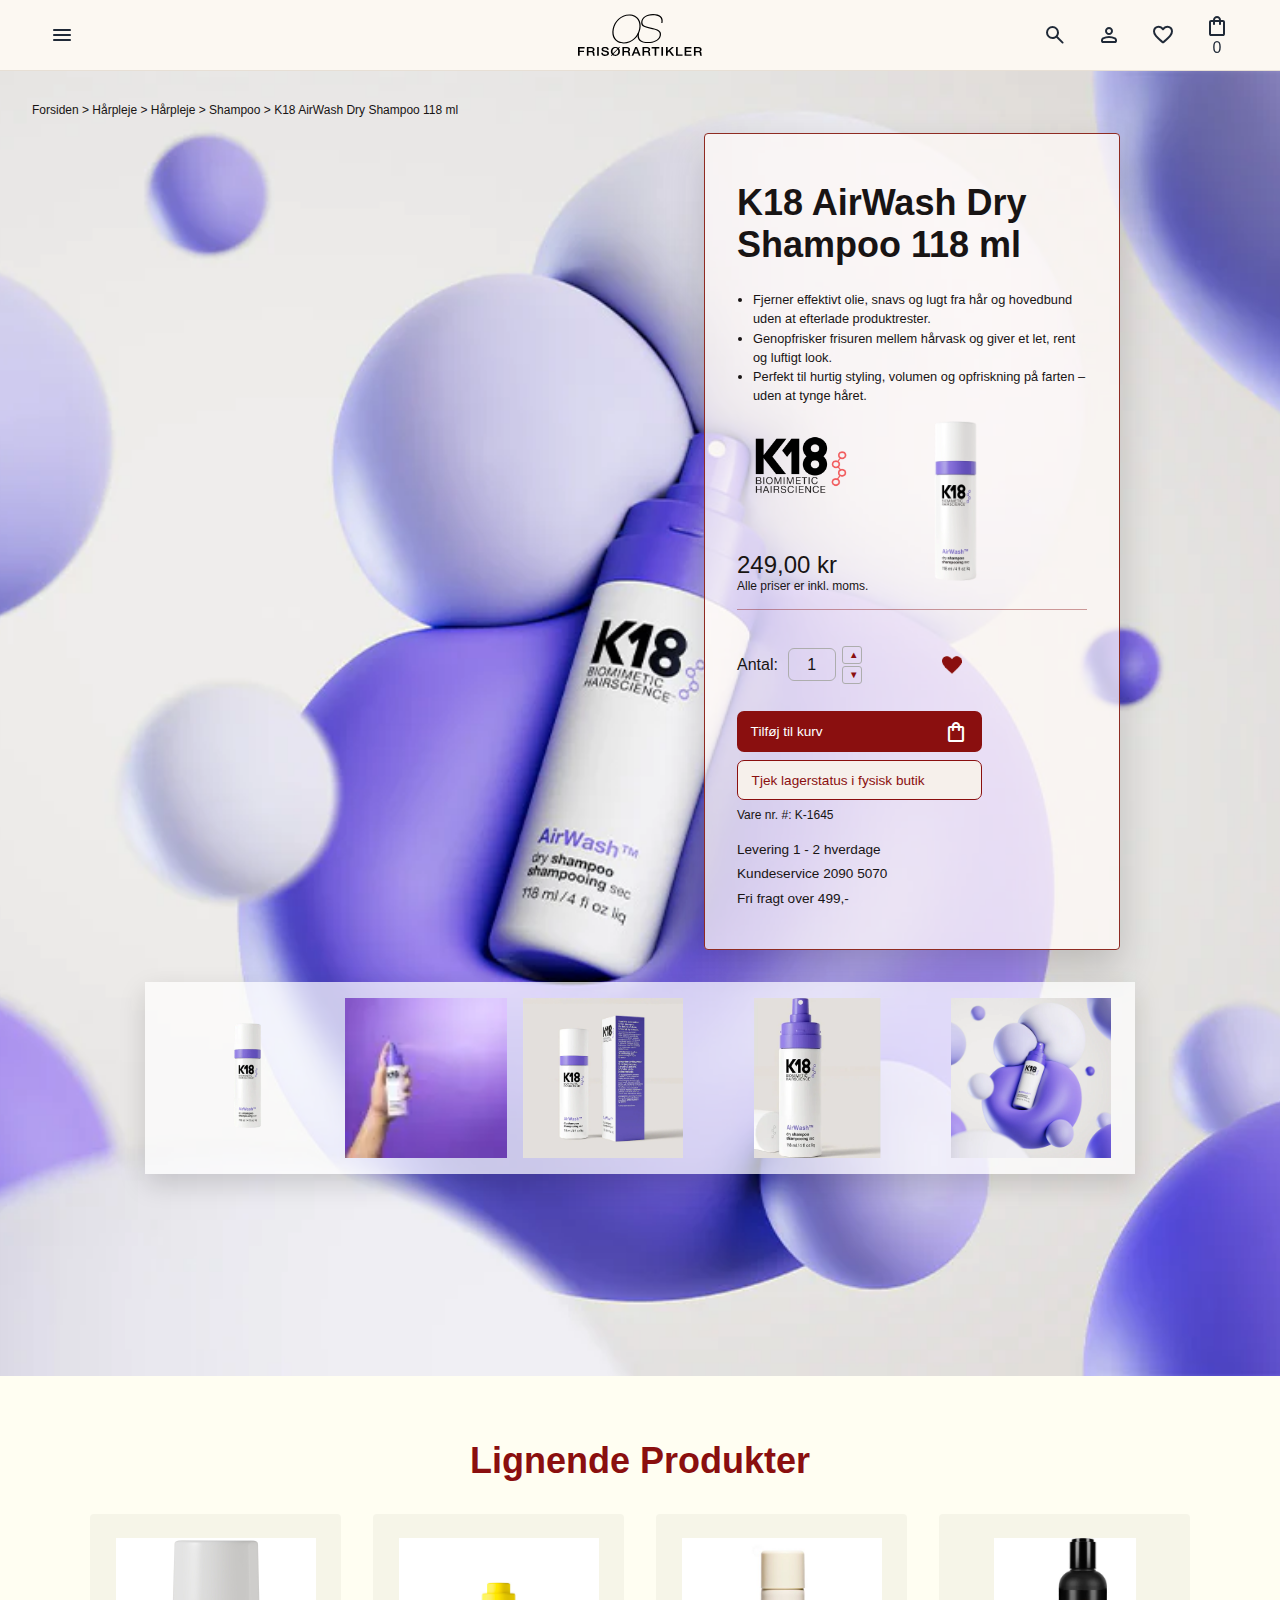
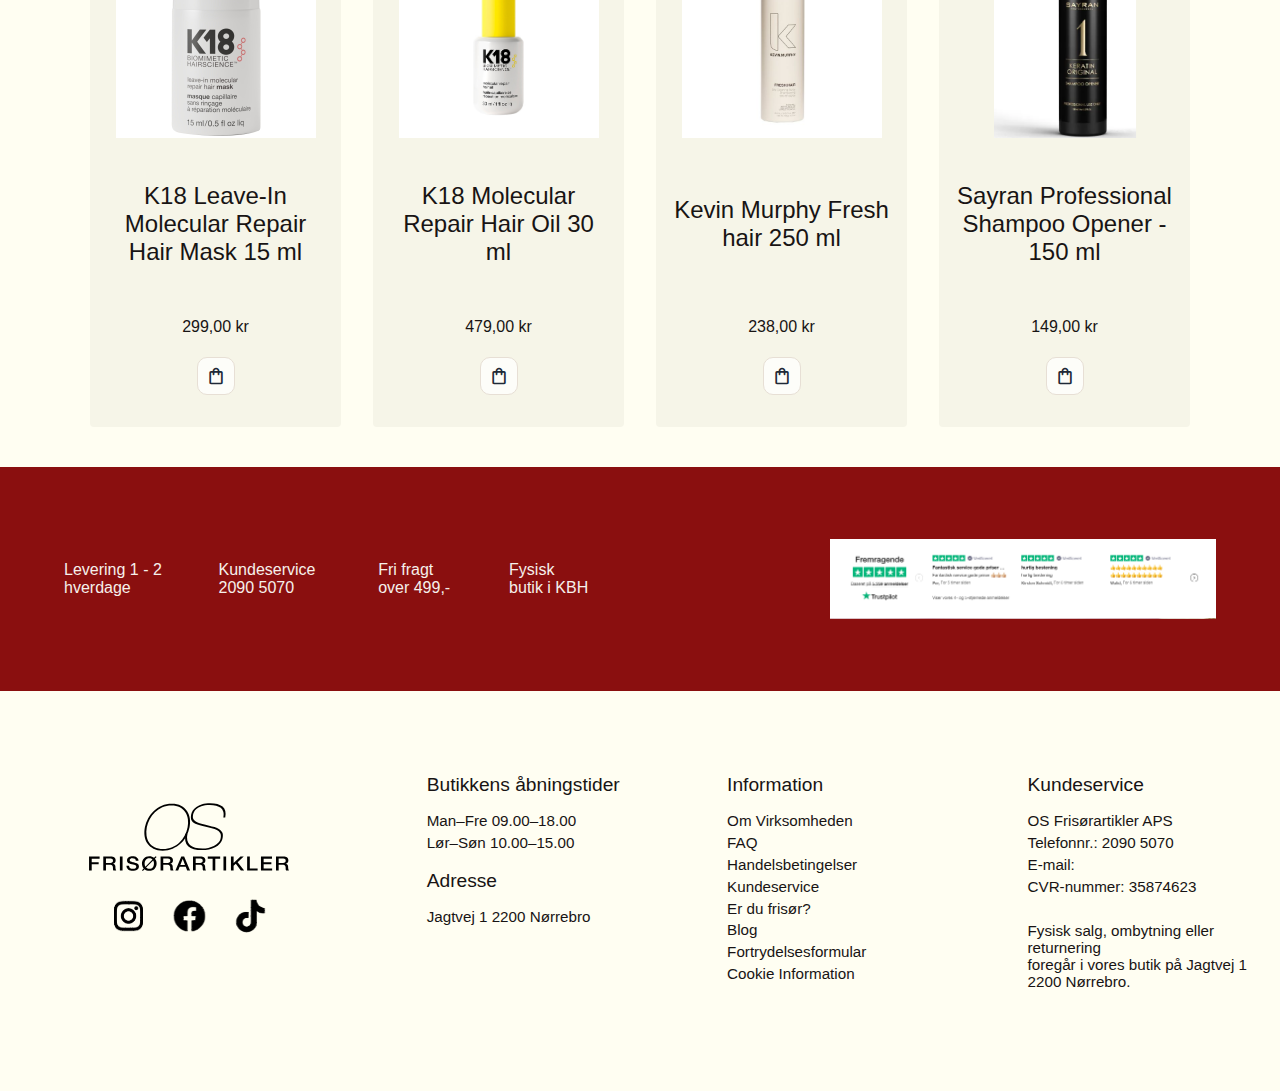
<file: produkt.html>
<!DOCTYPE html>
<html lang="da">
  <head>
    <meta charset="UTF-8" />
    <meta name="viewport" content="width=device-width, initial-scale=1.0" />
    <link rel="stylesheet" href="css/general.css" />
    <link rel="stylesheet" href="css/produkt.css" />
    <link rel="stylesheet" href="css/headermenu.css" />
    <link rel="stylesheet" href="css/oversigt.css" />
    <link
      rel="stylesheet"
      href="https://fonts.googleapis.com/css2?family=Material+Symbols+Rounded:opsz,wght,FILL,GRAD@24,400,0,0"
    />
    <title>Produkt Side</title>
  </head>

  <body>
    <header class="site-header">
      <div class="bar">
        <button
          class="icon-btn burger"
          type="button"
          aria-label="Åbn menu"
          aria-controls="drawer"
          aria-expanded="false"
        >
          <span class="material-symbols-rounded" aria-hidden="true">menu</span>
        </button>

        <a class="brand" href="index.html" aria-label="Gå til forsiden">
          <img src="img/Asset_1.svg" alt="OS Frisørartikler" />
        </a>

        <nav class="actions" aria-label="Genveje">
          <a class="icon-btn" href="#" id="searchBtn" aria-label="Søg">
            <span class="material-symbols-rounded" aria-hidden="true"
              >search</span
            >
          </a>

          <div class="dropdown search-panel" hidden>
            <input
              type="search"
              placeholder="Søg efter produkter…"
              aria-label="Søg"
            />
          </div>

          <a class="icon-btn" href="#" id="accountBtn" aria-label="Konto">
            <span class="material-symbols-rounded" aria-hidden="true"
              >person</span
            >
          </a>

          <div class="dropdown account-panel" hidden>
            <h3>Konto</h3>
            <p>Log ind for at se ordrer og gemme favoritter.</p>
            <button class="panel-btn" type="button">Log ind</button>
          </div>

          <a class="icon-btn" href="#" id="favBtn" aria-label="Favoritter">
            <span class="material-symbols-rounded" aria-hidden="true"
              >favorite</span
            >
          </a>

          <div class="dropdown fav-panel" hidden>
            <h3>Favoritter</h3>
            <p>Du har ingen favoritter endnu.</p>
          </div>

          <a class="icon-btn" href="#" id="cartBtn" aria-label="Kurv">
            <span class="material-symbols-rounded" aria-hidden="true"
              >shopping_bag</span
            >
            <span class="badge" aria-hidden="true">0</span>
          </a>

          <div class="dropdown cart-panel" hidden>
            <h3>Din kurv</h3>

            <p class="cart-empty">Du har ikke puttet noget i din kurv endnu.</p>

            <ul class="cart-items" hidden></ul>

            <div class="cart-footer" hidden>
              <p class="cart-total">
                I alt:
                <strong><span class="cart-total-value">0</span>,00 kr</strong>
              </p>
              <a href="betaling.html" class="checkout-btn">Gå til betaling</a>
            </div>
          </div>
        </nav>
      </div>

      <div class="backdrop" hidden></div>

      <aside class="drawer" id="drawer" hidden>
        <div class="drawer-top">
          <p class="drawer-title">Menu</p>
          <button class="icon-btn close" type="button" aria-label="Luk menu">
            <span class="material-symbols-rounded" aria-hidden="true"
              >close</span
            >
          </button>
        </div>

        <nav class="drawer-nav" aria-label="Kategorier">
          <a href="index.html">Forside</a>
          <a href="oversigt.html">Shampoo</a>
          <a href="404.html">Styling</a>
          <a href="404.html">Farve</a>
          <a href="404.html">Redskaber</a>
          <a href="404.html">Skæg & herre</a>
          <a href="404.html">Tilbud</a>
          <a href="404.html">Nyheder</a>
          <a href="404.html">Kontakt</a>
        </nav>

        <div class="drawer-bottom">
          <a class="drawer-link" href="forareforare.html">Se alle kategorier</a>
        </div>
      </aside>
    </header>
    <div class="product-hero">
      <h5 class="breadcrumb">
        Forsiden > Hårpleje > Hårpleje > Shampoo > K18 AirWash Dry Shampoo 118
        ml
      </h5>

      <div
        class="Produkt_info"
        data-name="K18 AirWash Dry Shampoo 118 ml"
        data-price="249"
      >
        <h1>K18 AirWash Dry Shampoo 118 ml</h1>
        <img
          src="img/AirWashDryShampoo_bottle.webp"
          alt="K18 AirWash Dry Shampoo 118 ml"
          style="display: none"
        />
        <ul>
          <li>
            Fjerner effektivt olie, snavs og lugt fra hår og hovedbund uden at
            efterlade produktrester.
          </li>
          <li>
            Genopfrisker frisuren mellem hårvask og giver et let, rent og
            luftigt look.
          </li>
          <li>
            Perfekt til hurtig styling, volumen og opfriskning på farten – uden
            at tynge håret.
          </li>
        </ul>
        <div class="Produkt_icons">
          <img src="img/K18_logo.png" alt="produkt logo" />
          <img src="img/k18_Icon.webp" alt="shampoo bottle" />
        </div>
        <h3>249,00 kr</h3>
        <h5>Alle priser er inkl. moms.</h5>
        <div class="decor-line"></div>
        <div class="antal-container">
          <h4>Antal:</h4>
          <div class="antal-control">
            <span class="antal-number">1</span>

            <div class="antal-arrows">
              <button class="arrow up">▲</button>
              <button class="arrow down">▼</button>
            </div>
          </div>
          <img src="img/heart.svg" alt="heart icon" class="heart-icon" />
        </div>
        <button
          class="add-to-cart-button"
          type="button"
          aria-label="Læg i kurv"
        >
          Tilføj til kurv
          <span class="material-symbols-rounded">shopping_bag</span>
        </button>
        <button class="check-stock-button">
          Tjek lagerstatus i fysisk butik
        </button>
        <h5>Vare nr. #: K-1645</h5>
        <p>
          Levering 1 - 2 hverdage <br />
          Kundeservice 2090 5070 <br />
          Fri fragt over 499,-
        </p>
      </div>

      <div class="Produkt_Imgs">
        <img src="img/AirWashDryShampoo_bottle.webp" alt="shampoo image 1" />
        <img src="img/AirWash_Img_2.webp" alt="shampoo image 2" />
        <img src="img/AirWash_Img_3.webp" alt="shampoo image 3" />
        <img src="img/AirWash_Img_4.webp" alt="shampoo image 4" />
        <img src="img/AirWash_background.webp" alt="shampoo image 5" />
      </div>
    </div>

    <div class="Ligende_Produkter_sektion">
      <h1>Lignende Produkter</h1>
      <div class="Ligende_Produkter_Container">
        <div
          class="Ligende_Produkt"
          data-name="K18 Leave-In Molecular Repair Hair Mask 15 ml"
          data-price="299"
        >
          <img src="img/ligende_produkter_1.jpg" alt="produkt billede" />
          <h3>K18 Leave-In Molecular Repair Hair Mask 15 ml</h3>
          <h4>299,00 kr</h4>
          <button class="add-to-basket" type="button" aria-label="Læg i kurv">
            <span class="material-symbols-rounded">shopping_bag</span>
          </button>
        </div>
        <div
          class="Ligende_Produkt"
          data-name="K18 Molecular Repair Hair Oil 30 ml"
          data-price="479"
        >
          <img src="img/ligende_Produkt_2.jpg" alt="produkt billede" />
          <h3>K18 Molecular Repair Hair Oil 30 ml</h3>
          <h4>479,00 kr</h4>
          <button class="add-to-basket" type="button" aria-label="Læg i kurv">
            <span class="material-symbols-rounded">shopping_bag</span>
          </button>
        </div>
        <div
          class="Ligende_Produkt"
          data-name="Kevin Murphy Fresh hair 250 ml"
          data-price="238"
        >
          <img src="img/ligende_produkt_3.jpg" alt="produkt billede" />
          <h3>Kevin Murphy Fresh hair 250 ml</h3>
          <h4>238,00 kr</h4>
          <button class="add-to-basket" type="button" aria-label="Læg i kurv">
            <span class="material-symbols-rounded">shopping_bag</span>
          </button>
        </div>
        <div
          class="Ligende_Produkt"
          data-name="Sayran Professional Shampoo Opener - 150 ml"
          data-price="149"
        >
          <img src="img/Ligende_produkt_4.webp" alt="produkt billede" />
          <h3>Sayran Professional Shampoo Opener - 150 ml</h3>
          <h4>149,00 kr</h4>
          <button class="add-to-basket" type="button" aria-label="Læg i kurv">
            <span class="material-symbols-rounded">shopping_bag</span>
          </button>
        </div>
      </div>
    </div>
    <footer>
      <div class="Info_section">
        <div class="Info_text">
          <span>Levering 1 - 2 hverdage</span>
          <span>Kundeservice 2090 5070</span>
          <span>Fri fragt over 499,-</span>
          <span>Fysisk butik i KBH</span>
        </div>
        <div><img src="img/TrustPilot_reviews.png" alt="Trust Pilot" /></div>
      </div>
      <div class="footer-container">
        <div class="footer-brand">
          <div class="footer-logo">
            <img src="img/OS-logo.svg" alt="logo" />
          </div>

          <div class="social-icons">
            <a href="#"><img src="img/Instagram-logo.svg" alt="Instagram" /></a>
            <a href="#"><img src="img/Facebook-logo.svg" alt="Facebook" /></a>
            <a href="#"><img src="img/tiktok-logo.svg" alt="TikTok" /></a>
          </div>
        </div>

        <div class="footer-section">
          <h3>Butikkens åbningstider</h3>
          <p>Man–Fre 09.00–18.00</p>
          <p>Lør–Søn 10.00–15.00</p>

          <h3 class="footer-subtitle">Adresse</h3>
          <p>Jagtvej 1 2200 Nørrebro</p>
        </div>

        <div class="footer-section">
          <h3>Information</h3>
          <p>Om Virksomheden</p>
          <p>FAQ</p>
          <p>Handelsbetingelser</p>
          <p>Kundeservice</p>
          <p>Er du frisør?</p>
          <p>Blog</p>
          <p>Fortrydelsesformular</p>
          <p>Cookie Information</p>
        </div>

        <div class="footer-section">
          <h3>Kundeservice</h3>
          <p>OS Frisørartikler APS</p>
          <p>Telefonnr.: 2090 5070</p>
          <p>E-mail:</p>
          <p>CVR-nummer: 35874623</p>
          <br />
          <p>
            Fysisk salg, ombytning eller returnering<br />
            foregår i vores butik på Jagtvej 1 2200 Nørrebro.
          </p>
        </div>
      </div>
    </footer>
    <script src="js/headermenu.js"></script>
  </body>
</html>
</file>
<file: css/general.css>
:root {
  /* colors */
  --the-white: #fffef2; /* background */
  --the-grey: #f6f5e8;
  --the-green: #acb4a0;
  --the-brown: #372b2b;
  --the-black: #181414;
  --the-red: #8a0f0f;

  /* font */
  --font: "helvetica neue", arial, sans-serif;
  --font-weight-regular: 400;
  --font-weight-medium: 500;
  --font-weight-bold: 700;
  --font-style-italic: italic;

  /* font size */
  --h1-size: 2.25rem;
  --h2-size: 1.25rem;
  --h3-size: 1.5rem;
  --h4-size: 1rem;
  --h5-size: 0.75rem;
  --p-size: 1rem;
}

html {
  background-color: var(--the-white);
  color: var(--the-black);
  font-family: var(--font);
}

h1 {
  font-size: var(--h1-size);
  font-weight: var(--font-weight-bold);
}

h2 {
  font-size: var(--h2-size);
  font-weight: var(--font-weight-regular);
  font-style: var(--font-style-italic);
}

h3 {
  font-size: var(--h3-size);
  font-weight: var(--font-weight-medium);
}

h4 {
  font-size: var(--h4-size);
  font-weight: var(--font-weight-medium);
}

h5 {
  font-size: var(--h5-size);
  font-weight: var(--font-weight-regular);
}

p {
  font-size: var(--p-size);
  font-weight: var(--font-weight-regular);
}

.button {
  color: var(--the-brown);
  background-color: var(--the-grey);
  border-radius: 10px;
  text-decoration: none;
  font-size: var(--h4-size);
  font-weight: var(--font-weight-medium);
  flex: 1; /* all buttons take equal width */
  text-align: center;
  padding: 0.6rem 1.5rem;
  cursor: pointer;
}

@media (max-width: 425px) {
  html {
    h1 {
      font-size: 1.5rem;
    }
    h2,
    h3 {
      font-size: 1rem;
    }
    h4,
    h5,
    p,
    .button,
    span {
      font-size: 0.75rem;
    }
  }
}
</file>
<file: css/produkt.css>
body {
  margin: 0;
  padding: 0;
}

.product-hero {
  position: relative;
  height: 145vh;
  background-image: url("../img/AirWash_background.webp");
  background-size: cover;
  background-position: center;
  display: flex;
  flex-direction: column;
}

.breadcrumb {
  margin: 2rem 2rem 1rem 2rem;
}

.breadcrumb a {
  text-decoration: none;
  color: #4f4e4e;
  cursor: pointer;
}

.Produkt_info {
  margin-left: auto;
  max-width: 350px;
  background: #fffaf7bb;
  padding: 1.5rem 2rem;
  border: 1px solid #8f2b22;
  box-shadow: 0 20px 40px rgba(0, 0, 0, 0.18);
  border-radius: 4px;
  margin-right: 10rem;
}
.Produkt_info ul {
  padding-left: 1rem;
  margin: 0 0 1rem;
  font-size: 0.8rem;
  line-height: 1.5;
}

.Produkt_icons {
  display: flex;
  align-items: center;
  gap: 0.75rem;
  margin: 0.75rem 0;
  margin-bottom: -30px;
}

.Produkt_icons img:first-child {
  max-width: 120px;
  margin-bottom: 70px;
}

.Produkt_icons img:last-child {
  max-width: 160px;
  margin-left: 8px;
}

.Produkt_info h3 {
  margin: 0 0 0rem;
}

.Produkt_info h5 {
  margin: 0 0 1rem;
}

.decor-line {
  height: 1px;
  background-color: #8a0f0f;
  opacity: 0.4;
  margin: 1rem 0 1.5rem;
}

.add-to-cart-button,
.check-stock-button {
  display: flex;
  align-items: center;
  justify-content: space-between;
  width: 70%;
  padding: 0.7rem 0.85rem;
  border-radius: 7px;
  border: none;
  font-size: 0.85rem;
  cursor: pointer;
  margin-bottom: 0.5rem;
}

.add-to-cart-button {
  background-color: #8a0f0f;
  color: #ffffff;
  padding: 0.55rem 0.85rem;
}

.add-to-cart-button:hover {
  background-color: #7a0e0e;
}

.check-stock-button {
  background-color: #f6f0eb;
  color: #8a0f0f;
  border: 1px solid #8a0f0f;
}

.check-stock-button:hover {
  background-color: #e6d8d5;
}

.add-to-basket {
  border-radius: 10px;
  display: grid;
  place-items: center;
  cursor: pointer;
  width: 38px;
  height: 38px;
  border: 1px solid #e7dfd5;
  background: rgba(255, 255, 255, 0.75);
}

.add-to-basket:hover {
  border-color: #6b1f2a;
}

.add-to-basket .material-symbols-rounded {
  font-size: 20px;
  place-items: center;
}

.Produkt_info .add-to-cart-button .material-symbols-rounded {
  color: white !important;
}

.antal-control {
  display: flex;
  align-items: center;
  gap: 0.4rem;
  font-size: 1rem;
  font-weight: 500;
}

.antal-number {
  padding: 0.4rem 0.8rem;
  border: 1px solid #adadad;
  border-radius: 6px;
  width: 20px;
  text-align: center;
}

.antal-arrows {
  display: flex;
  flex-direction: column;
  gap: 2px;
}

.arrow {
  background: none;
  border: 1px solid #adadad;
  border-radius: 3px;
  width: 20px;
  height: 18px;
  cursor: pointer;
  font-size: 0.6rem;
  color: #8a0f0f;
}

.arrow:hover {
  background: #f0e6e2;
}

.Produkt_info p {
  font-size: 0.85rem;
  margin-top: 0.6rem;
  line-height: 1.8;
}

.Produkt_Imgs {
  position: relative;
  margin: 2rem auto 2rem;
  padding: 1rem 1.5rem;
  background: #ffffffb5;
  display: flex;
  gap: 1rem;
  justify-content: center;
  align-items: center;
  box-shadow: 0 10px 25px rgba(0, 0, 0, 0.15);
  z-index: 10;
}

.Produkt_Imgs img {
  height: 160px;
  width: auto;
  object-fit: contain;
  cursor: pointer;
  transition: opacity 0.3s ease;
}

.Produkt_Imgs img:hover {
  opacity: 0.7;
}

[popover] {
  padding: 0;
  border: none;
  background: #f6f0ebe1;
  max-width: 90vw;
  max-height: 90vh;
  margin: auto;
}

[popover] img {
  width: 100%;
  height: auto;
  max-height: 90vh;
  object-fit: contain;
  display: block;
}

[popover]::backdrop {
  background: rgba(0, 0, 0, 0.627);
}

.img-btn {
  background: none;
  border: none;
  padding: 0;
  cursor: pointer;
  display: block;
}

.img-btn img {
  height: 160px;
  width: auto;
  object-fit: contain;
  transition: opacity 0.3s ease;
}

[popover] img {
  pointer-events: none;
}

.Ligende_Produkter_sektion {
  margin: 4rem 0 2rem 0;
  text-align: center;
}

.Ligende_Produkter_sektion h1 {
  margin-bottom: 2rem;
  color: #8a0f0f;
}

.Ligende_Produkter_Container {
  display: grid;
  grid-template-columns: repeat(4, minmax(0, 1fr));
  gap: 2rem;
  max-width: 1100px;
  margin: 0 auto;
}

.Ligende_Produkt {
  background: #f6f5e8;
  padding: 1.5rem 1rem 2rem;
  border-radius: 4px;
  display: flex;
  flex-direction: column;
  align-items: center;
  height: 100%;
}

.Ligende_Produkt img {
  width: 200px;
  height: 200px;
  object-fit: cover;
  margin-bottom: 1rem;
  transition: opacity 0.3s ease;
}

.Ligende_Produkt img:hover {
  opacity: 0.7;
}

.Ligende_Produkt h3,
.Ligende_Produkt h4 {
  margin-top: auto;
}

.Ligende_Produkt .add-to-cart-button {
  margin-top: auto;
  width: 70%;
}

.Ligende_Produkt .add-to-cart-button img {
  width: 20px;
  height: 20px;
  object-fit: contain;
  margin-left: 0.5rem;
  margin-bottom: 0;
}

.antal-container {
  display: flex;
  align-items: center;
  margin-bottom: 1rem;
  gap: 10px;
}

.antal-container img {
  margin-left: 70px;
}

.antal-container img:hover {
  cursor: pointer;
  transform: scale(1.2);
  transition: 0.3s ease;
}

.footer-container {
  display: grid;
  grid-template-columns: 1.5fr 1fr 1fr 1fr;
  gap: 3rem;
  max-width: 1400px;
  margin: 0 auto;
  margin-bottom: 6rem;
  margin-top: 4rem;
}

.footer-logo {
  font-weight: 300;
  letter-spacing: 2px;
  margin-bottom: 1.5rem;
}

.footer-logo img {
  margin-top: 3rem;
  width: 200px;
}

.footer-brand {
  display: flex;
  flex-direction: column;
  align-items: center;
}

.social-icons {
  display: flex;
  gap: 1rem;
}

.social-icons img {
  width: 45px;
  height: 34px;
  cursor: pointer;
}

.social-icons img:hover {
  transform: scale(1.3);
  transition: 0.3s ease;
}

.footer-container h1 {
  font-size: 2rem;
}

.footer-section h3 {
  margin-bottom: 1rem;
  font-size: 1.2rem;
  cursor: pointer;
}

.footer-section p {
  margin: 0.3rem 0;
  font-size: 0.95rem;
  cursor: pointer;
}

.Info_section {
  display: flex;
  align-items: center;
  justify-content: flex-start;
  gap: 15rem;
  padding: 2rem 5vw;
  background-color: #8a0f0f;
  margin-top: 6rem;
  height: 10rem;
}

.Info_text {
  display: flex;
  gap: 3rem;
  font-size: 1rem;
  font-weight: 400;
  color: #f6f0eb;
}

.Info_section img {
  max-width: 550px;
  width: 100%;
  height: auto;
  display: block;
}

@media (max-width: 600px) {
  .Ligende_Produkter_Container {
    grid-template-columns: repeat(2, 1fr);
  }

  .footer-container {
    grid-template-columns: 1fr 1fr;
    gap: 2rem;
  }
}

@media (max-width: 600px) {
  .product-hero {
    height: auto;
    min-height: 143vh;
  }

  .breadcrumb {
    margin: 1rem;
    font-size: 0.5rem;
  }

  .Produkt_info {
    margin: 2rem auto;
    margin-right: 1rem;
    margin-left: 6rem;
    padding: 1.2rem 1.5rem;
    max-width: 100%;
  }

  .Produkt_info h1 {
    font-size: 1.2rem;
    margin-bottom: 0.8rem;
  }

  .Produkt_info ul {
    font-size: 0.6rem;
    line-height: 1.5;
    padding-left: 1rem;
    margin-bottom: 1rem;
  }

  .Produkt_info h3 {
    font-size: 0.9rem;
  }

  .Produkt_info h4 {
    font-size: 0.8rem;
  }

  .Produkt_info h5 {
    font-size: 0.6rem;
    margin-bottom: 0.8rem;
  }

  .Produkt_info p {
    font-size: 0.7rem;
    line-height: 1.7;
  }

  .Produkt_icons {
    justify-content: center;
    margin-bottom: 0;
    gap: 0.5rem;
  }

  .Produkt_icons img:first-child {
    max-width: 80px;
    margin-bottom: 0;
  }

  .Produkt_icons img:last-child {
    max-width: 100px;
  }

  .decor-line {
    margin: 0.8rem 0 1rem;
  }

  .antal-container {
    margin-bottom: 0.8rem;
  }

  .antal-control {
    font-size: 0.7rem;
    gap: 0.2rem;
  }

  .antal-container img {
    margin-left: 40px;
    width: 20px;
    height: 20px;
  }

  .Produkt_info .add-to-cart-button .material-symbols-rounded {
    font-size: 17px !important;
  }

  .Produkt_Imgs {
    flex-wrap: wrap;
    gap: 0.5rem;
    padding: 1rem;
    max-width: 370px;
  }

  .Produkt_Imgs img {
    height: 100px;
  }

  .Ligende_Produkter_sektion h1 {
    font-size: 1.5rem;
  }

  .Info_section {
    flex-direction: column;
    height: auto;
    padding: 2rem 1rem;
    gap: 1.5rem;
  }

  .Info_text {
    flex-direction: column;
    gap: 1rem;
    text-align: center;
  }

  .Info_section img {
    max-width: 350px;
  }
  .footer-section {
    text-align: center;
  }
}

@media (max-width: 600px) {
  .check-stock-button {
    width: 90%;
    font-size: 0.7rem;
    padding: 0.65rem;
  }

  .add-to-cart-button {
    width: 90%;
    font-size: 0.7rem;
    padding: 0.5rem;
  }

  .Ligende_Produkter_Container {
    grid-template-columns: 1fr;
    gap: 1.5rem;
    padding: 0 1rem;
  }

  .Ligende_Produkt img {
    width: 100%;
    height: 200px;
    object-fit: contain;
  }
  .Ligende_Produkt h3 {
    font-size: 1.3rem;
  }

  .footer-container {
    grid-template-columns: 1fr;
    padding: 2rem 1rem;
  }
  .social-icons {
    text-align: center;
  }
  .social-icons img {
    margin-right: 0.8rem;
  }

  .footer-logo {
    font-size: 1.5rem;
    text-align: center;
  }
  .footer-brand {
    margin-left: 0;
  }
}
</file>
<file: css/headermenu.css>
:root {
  --bg: #fbf7f1;
  --line: #e7dfd5;
  --text: #1f2937;
  --accent: #6b1f2a;
  --shadow: 0 18px 50px rgba(17, 24, 39, 0.12);
}

.site-header {
  position: sticky;
  top: 0;
  z-index: 50;
  background: rgba(251, 247, 241, 0.82);
  backdrop-filter: blur(10px);
  -webkit-backdrop-filter: blur(10px);
  border-bottom: 1px solid var(--line);
}

.site-header .bar {
  max-width: 1200px;
  margin: 0 auto;
  padding: 12px 16px;
  display: grid;
  grid-template-columns: 1fr auto 1fr;
  align-items: center;
}

.brand {
  justify-self: center;
  display: inline-flex;
  align-items: center;
  justify-content: center;
  text-decoration: none;
}

.brand img {
  height: 42px;
  width: auto;
  display: block;
}

.actions {
  justify-self: end;
  display: flex;
  gap: 8px;
  align-items: center;
}

.icon-btn {
  width: 44px;
  height: 44px;
  display: inline-grid;
  place-items: center;
  border-radius: 12px;
  border: 1px solid transparent;
  background: transparent;
  color: var(--text);
  cursor: pointer;
  text-decoration: none;
}

.icon-btn:hover {
  background: rgba(255, 255, 255, 0.7);
  border-color: var(--line);
}

.icon-btn:focus-visible {
  outline: 3px solid rgba(107, 31, 42, 0.22);
  outline-offset: 2px;
}

.material-symbols-rounded {
  font-size: 22px;
  line-height: 1;
  color: var(--text);
  font-variation-settings: "opsz" 24, "wght" 400, "FILL" 0, "GRAD" 0;
}

.icon-btn:hover .material-symbols-rounded {
  color: var(--accent);
}

.backdrop {
  position: fixed;
  inset: 0;
  background: rgba(17, 24, 39, 0.28);
}

.drawer {
  position: fixed;
  top: 0;
  left: 0;
  width: min(360px, 88vw);
  height: 100vh;
  background: var(--bg);
  border-right: 1px solid var(--line);
  box-shadow: var(--shadow);
  padding: 14px;
}

.drawer-top {
  display: flex;
  align-items: center;
  justify-content: space-between;
  padding: 6px 4px 10px;
}

.drawer-title {
  margin: 0;
  font-weight: 700;
  letter-spacing: 0.2px;
  color: var(--text);
}

.drawer-nav {
  display: grid;
  gap: 6px;
  padding: 6px 2px;
}

.drawer-nav a {
  padding: 12px 12px;
  border-radius: 12px;
  text-decoration: none;
  color: var(--text);
  border: 1px solid transparent;
  background: rgba(255, 255, 255, 0.55);
}

.drawer-nav a:hover {
  border-color: var(--line);
}

.drawer-bottom {
  margin-top: 10px;
  border-top: 1px solid var(--line);
  padding-top: 10px;
}

.drawer-link {
  display: inline-block;
  padding: 12px 12px;
  border-radius: 12px;
  text-decoration: none;
  color: var(--accent);
  font-weight: 650;
}

.dropdown {
  position: absolute;
  top: 100%;
  right: 16px;
  width: min(320px, 90vw);
  margin-top: 10px;
  padding: 14px;
  background: rgba(255, 255, 255, 0.95);
  border: 1px solid var(--line);
  border-radius: 14px;
  box-shadow: var(--shadow);
  z-index: 60;
}

.search-panel input {
  width: 100%;
  padding: 12px 14px;
  font-size: 1rem;
  border-radius: 10px;
  border: 1px solid var(--line);
}

.search-panel input:focus {
  outline: none;
  border-color: var(--accent);
}

.cart-panel h3 {
  margin: 0 0 6px;
  font-size: 1rem;
}

.cart-panel p {
  margin: 0;
  color: var(--muted);
  font-size: 0.95rem;
}
</file>
<file: css/oversigt.css>
.oversigt-layout {
  display: grid;
  grid-template-columns: 200px 1fr;
  gap: 24px;
  padding: 2rem;
  align-items: start;
}

.filters {
  width: 200px;
  position: sticky;
  top: 92px;
  height: fit-content;
}

.filters h2 {
  margin: 0 0 8px;
  font-size: 0.95rem;
  font-weight: 650;
  color: #374151;
}

.filter {
  border-top: 1px solid #e7dfd5;
  padding: 6px 0;
}

.filter:last-of-type {
  border-bottom: 1px solid #e7dfd5;
}

.filter > summary {
  cursor: pointer;
  font-weight: 650;
  padding: 6px 0;
  display: flex;
  justify-content: space-between;
  list-style: none;
  font-size: 0.9rem;
}

.filter > summary::-webkit-details-marker {
  display: none;
}

.filter > summary::after {
  content: "+";
  color: #6b1f2a;
}

.filter[open] > summary::after {
  content: "–";
}

.content {
  padding: 6px 0 10px;
}

.list {
  max-height: 140px;
  overflow: auto;
  display: grid;
  gap: 8px;
  padding-right: 6px;
}

.list label {
  display: flex;
  gap: 10px;
  align-items: center;
  color: #374151;
  font-size: 0.9rem;
}

.list input[type="checkbox"] {
  width: 16px;
  height: 16px;
  accent-color: #6b1f2a;
}

.price-values {
  display: flex;
  justify-content: space-between;
  font-weight: 650;
  margin-bottom: 8px;
  color: #374151;
  font-size: 0.9rem;
}

.ranges {
  position: relative;
  height: 32px;
}

.ranges input[type="range"] {
  width: 100%;
  position: absolute;
  left: 0;
  top: 6px;
  accent-color: #6b1f2a;
}

.reset {
  width: 100%;
  margin-top: 10px;
  padding: 9px 10px;
  border-radius: 10px;
  border: 1px solid #e7dfd5;
  background: rgba(255, 255, 255, 0.65);
  color: #6b1f2a;
  font-weight: 650;
  cursor: pointer;
  font-size: 0.9rem;
}

.oversigt-content {
  min-width: 0;
}

.category-intro {
  max-width: 700px;
  margin: 0 0 26px;
}

.category-title {
  margin: 0 0 10px;
  font-size: 2rem;
  font-weight: 700;
}

.category-text {
  margin: 0;
  line-height: 1.65;
  color: #374151;
}

.section-title {
  display: grid;
  grid-template-columns: 1fr auto 1fr;
  align-items: center;
  gap: 16px;
  margin: 26px 0 18px;
}

.section-title h4 {
  margin: 0;
  font-size: 1.25rem;
  font-weight: 600;
}

.section-title .line {
  height: 1px;
  background: #e7dfd5;
}

.grid_1-1-1-1 {
  display: grid;
  grid-template-columns: repeat(4, 1fr);
  gap: 1.5rem;
}

.produkt-kort img {
  width: 100%;
  display: block;
}

.produkt-kort h4 {
  margin: 0.5rem 0 0.25rem;
}
.product-meta {
  display: flex;
  align-items: center;
  width: 100%;
}

.price {
  margin: 0;
}

.add-to-cart {
  margin-left: auto;
  border-radius: 10px;
  display: grid;
  place-items: center;
  cursor: pointer;
  width: 38px;
  height: 38px;
  border: 1px solid #e7dfd5;
  background: rgba(255, 255, 255, 0.75);
}

.add-to-cart:hover {
  border-color: #6b1f2a;
}

.add-to-cart .material-symbols-rounded {
  font-size: 20px;
  place-items: right;
}
.produkt-kort .card-row {
  display: flex;
  align-items: center;
  justify-content: space-between;
  gap: 10px;
  margin-top: 6px;
}

.produkt-kort .price {
  margin: 0;
}

.Produkt_Section_1-2,
.Produkt_Section_1-3,
.Produkt_Section_3-1 {
  display: grid;
  grid-template-columns: 1fr 1fr;
  gap: 0;
  margin: 2.5rem 0;
  overflow: hidden;
}

.Produkt_Section_1-2 img,
.Produkt_Section_1-3 img,
.Produkt_Section_3-1 img {
  width: 100%;
  height: 100%;
  min-height: 360px;
  display: block;
  object-fit: cover;
}

.Text_1,
.Text_2,
.Text_3 {
  padding: 2.5rem;
}

.Text_1 h2,
.Text_2 h2,
.Text_3 h2 {
  margin: 0 0 0.75rem;
}

.Text_1 p,
.Text_2 p,
.Text_3 p {
  margin: 0;
  line-height: 1.65;
}

@media (max-width: 1100px) {
  .grid_1-1-1-1 {
    grid-template-columns: repeat(3, 1fr);
  }
}

@media (max-width: 900px) {
  .oversigt-layout {
    grid-template-columns: 1fr;
  }

  .filters {
    width: auto;
    position: static;
    top: auto;
  }

  .Produkt_Section_1-2,
  .Produkt_Section_1-3,
  .Produkt_Section_3-1 {
    grid-template-columns: 1fr;
  }

  .Text_1,
  .Text_2,
  .Text_3 {
    padding: 1.5rem;
  }

  .Produkt_Section_1-2 img,
  .Produkt_Section_1-3 img,
  .Produkt_Section_3-1 img {
    min-height: 260px;
  }
}

@media (max-width: 800px) {
  .grid_1-1-1-1 {
    grid-template-columns: repeat(2, 1fr);
  }
}
</file>
